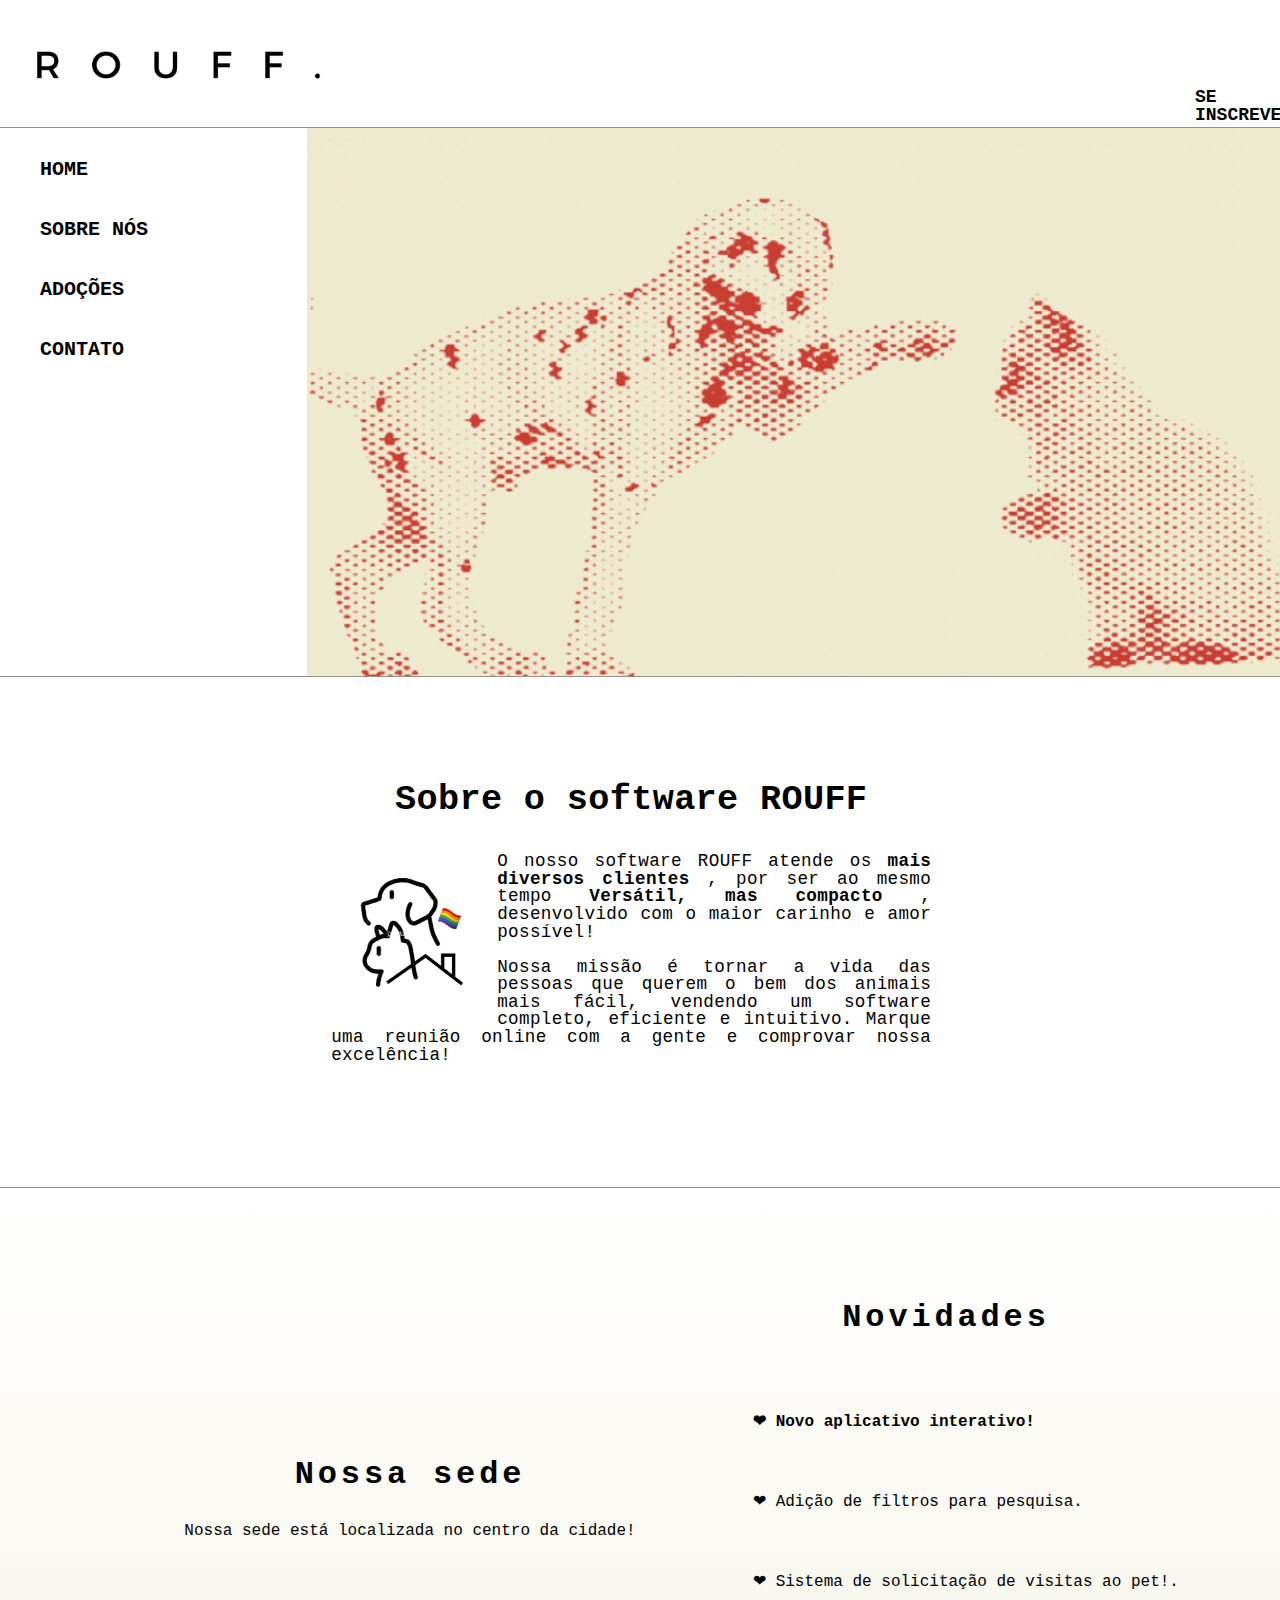
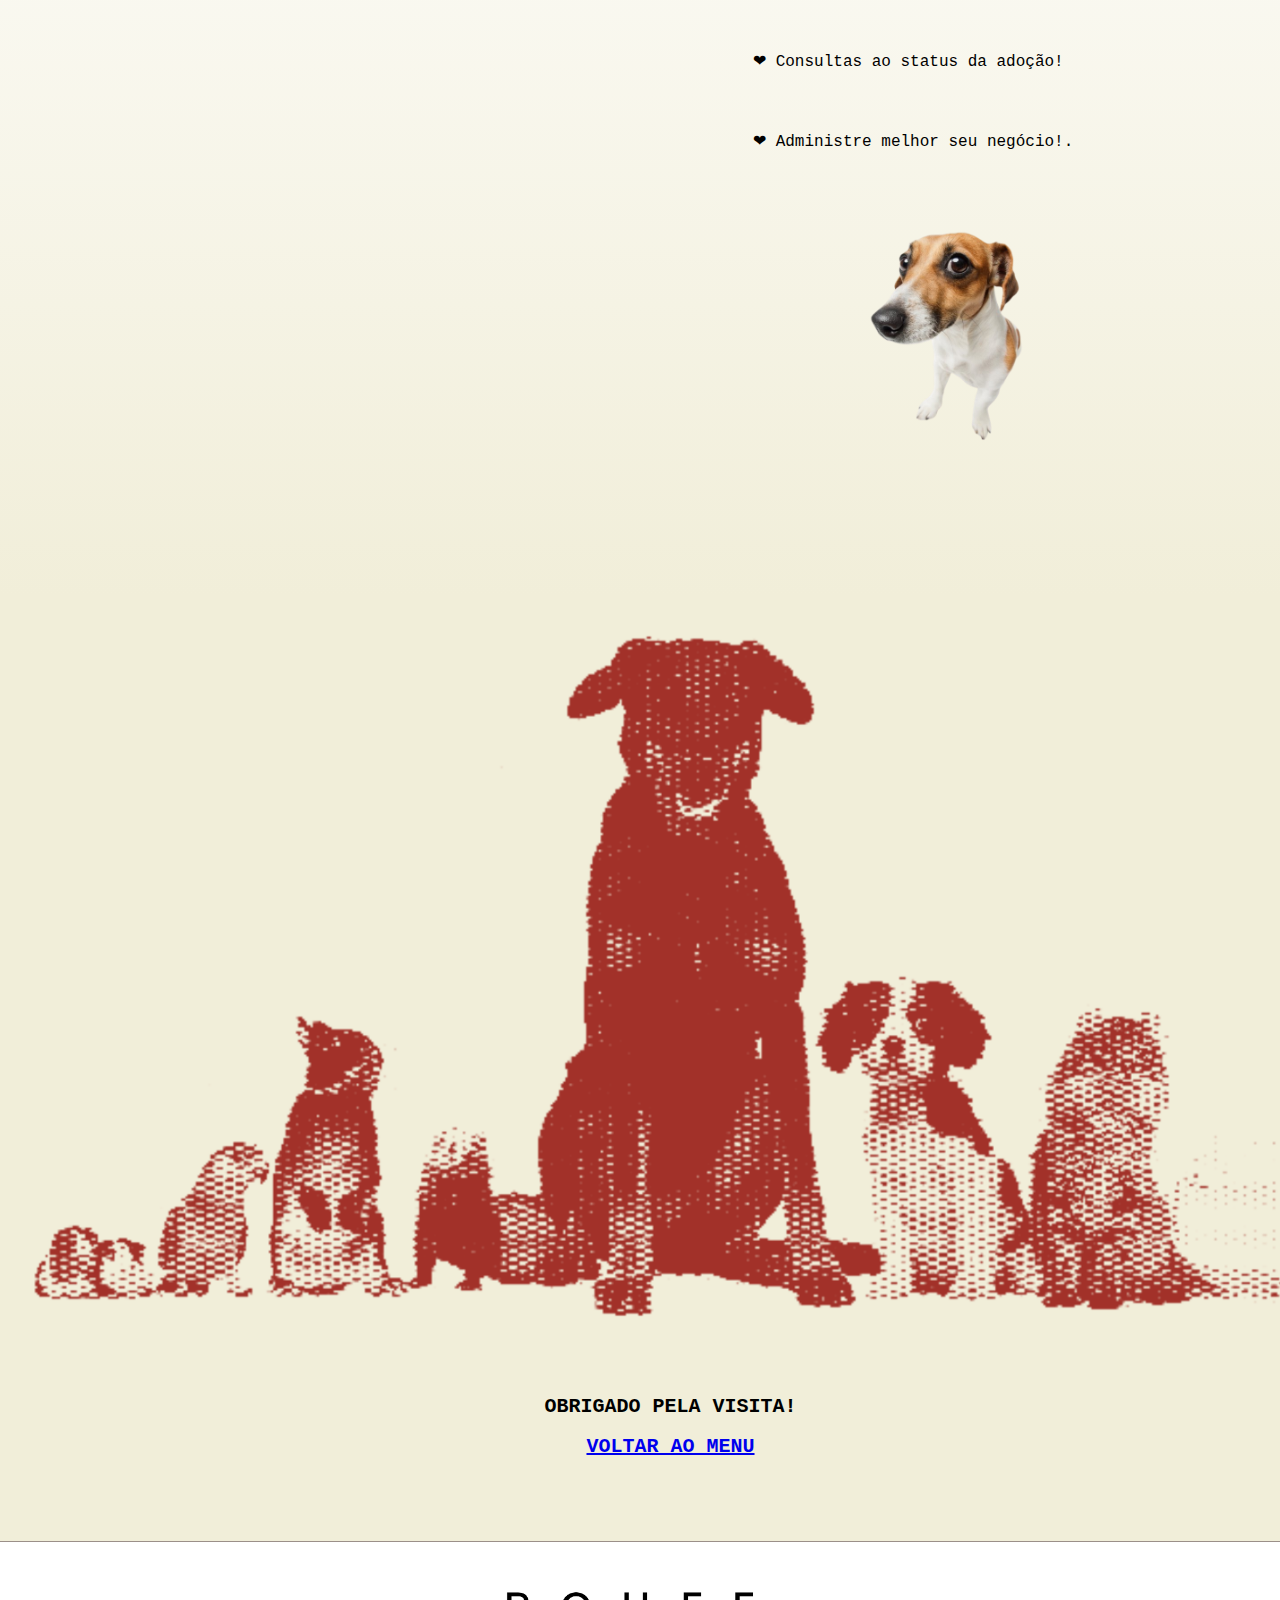
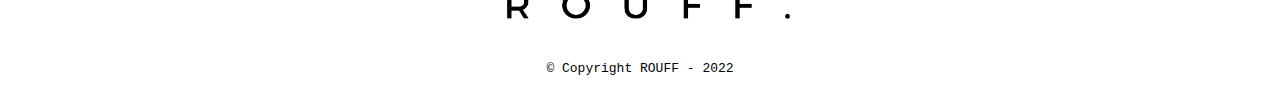
<file: index.html>
<!DOCTYPE html>
<html>

<head>
    <link href="stylee.css" rel="stylesheet" />
    <meta charset="UTF-8" />
    <title> ROUFF. </title>
</head>

<body>
    <header>
        <a id="top"></a>
        <div class="insc">
            <a href="sobconst.html">Se inscrever</a></li>
        </div>
        <div>
            <h1 id="navbar"><img src="roufflogo1.png" alt="logo"></h1>
            <div class="solid"></div>
            <nav>
                <ul>
                    <li><a href="index.html">Home</a></li>
                    <li><a href="sobrenos.html">Sobre Nós</a></li>
                    <li><a href="adocoes.html">Adoções</a></li>
                    <li><a href="contato2.html">contato</a></li>

                </ul>
            </nav>
            <img class="banner" src="banner-bapho.png">
            <div class="solid2"></div>
            <a id="sob"></a>
        </div>
    </header>

    <main>
        <section class="principal">
            <h2 class="titulo-principal3"> Sobre o software ROUFF</h2>
            <img class="soubre" src="roufflogo2.png">

            <p>O nosso software ROUFF atende os<strong> mais diversos clientes </strong>, por ser ao mesmo tempo
                <strong>Versátil, mas compacto </strong>, desenvolvido com o maior carinho e amor possível!
            </p>
            <p>
                <id="missao">Nossa missão é tornar a vida das pessoas que querem o bem dos animais mais fácil, vendendo
                    um software completo, eficiente e intuitivo. Marque uma reunião online com a gente e comprovar nossa
                    excelência!
            </p>

        </section>

        <div class="solid">

            <section class="map">

                <div class="mapa-conteudo">
                    <div>
                        <h3 class="titulo-principal">
                            Nossa sede
                        </h3>
                        <p class="centro">
                            Nossa sede está localizada no centro da cidade!
                        </p>
                        <iframe
                            src="https://www.google.com/maps/embed?pb=!1m18!1m12!1m3!1d3654.8663430221227!2d-46.560937285213065!3d-23.644957170569405!2m3!1f0!2f0!3f0!3m2!1i1024!2i768!4f13.1!3m3!1m2!1s0x94ce4328c992748f%3A0xcea3c3e698444297!2sSENAI%20S%C3%A3o%20Caetano%20do%20Sul!5e0!3m2!1sen!2sbr!4v1663737764522!5m2!1sen!2sbr"
                            width="500" height="350" style="border:0;" allowfullscreen="" loading="lazy"
                            referrerpolicy="no-referrer-when-downgrade"></iframe>
                    </div>

                    <div class="nov">
                        <section class="Novidades">
                            <h3 class="titulo-principal2">Novidades</h3>


                            <ul class="lista-novidades">
                                <li class="itens">❤ Novo aplicativo interativo! </li>
                                <li class="itens">❤ Adição de filtros para pesquisa.</li>
                                <li class="itens">❤ Sistema de solicitação de visitas ao pet!.</li>
                                <li class="itens">❤ Consultas ao status da adoção!</li>
                                <li class="itens">❤ Administre melhor seu negócio!.</li>
                            </ul><img class="img_novidades" src="ifolousfundo.png">
                        </section>
                    </div>

                </div>

            </section>
            <div class="final">

                <img class="img_dois" src="banner2.png">

                <div class="solid3"></div>

                <div class="top">
                    <div class="bloco">
                        <p> Obrigado pela visita!</p>
                        <a href="#top">Voltar ao menu</a>
                    </div>
                </div>

            </div>

            <div class="solid"></div>

    </main>

    <!--Rodpé-->
    <footer>
        <img src="roufflogo1sfundo.png" alt="ROUFF">
        <p class="copyright">&copy; Copyright ROUFF - 2022</p>
    </footer>
</body>

</html>
</file>
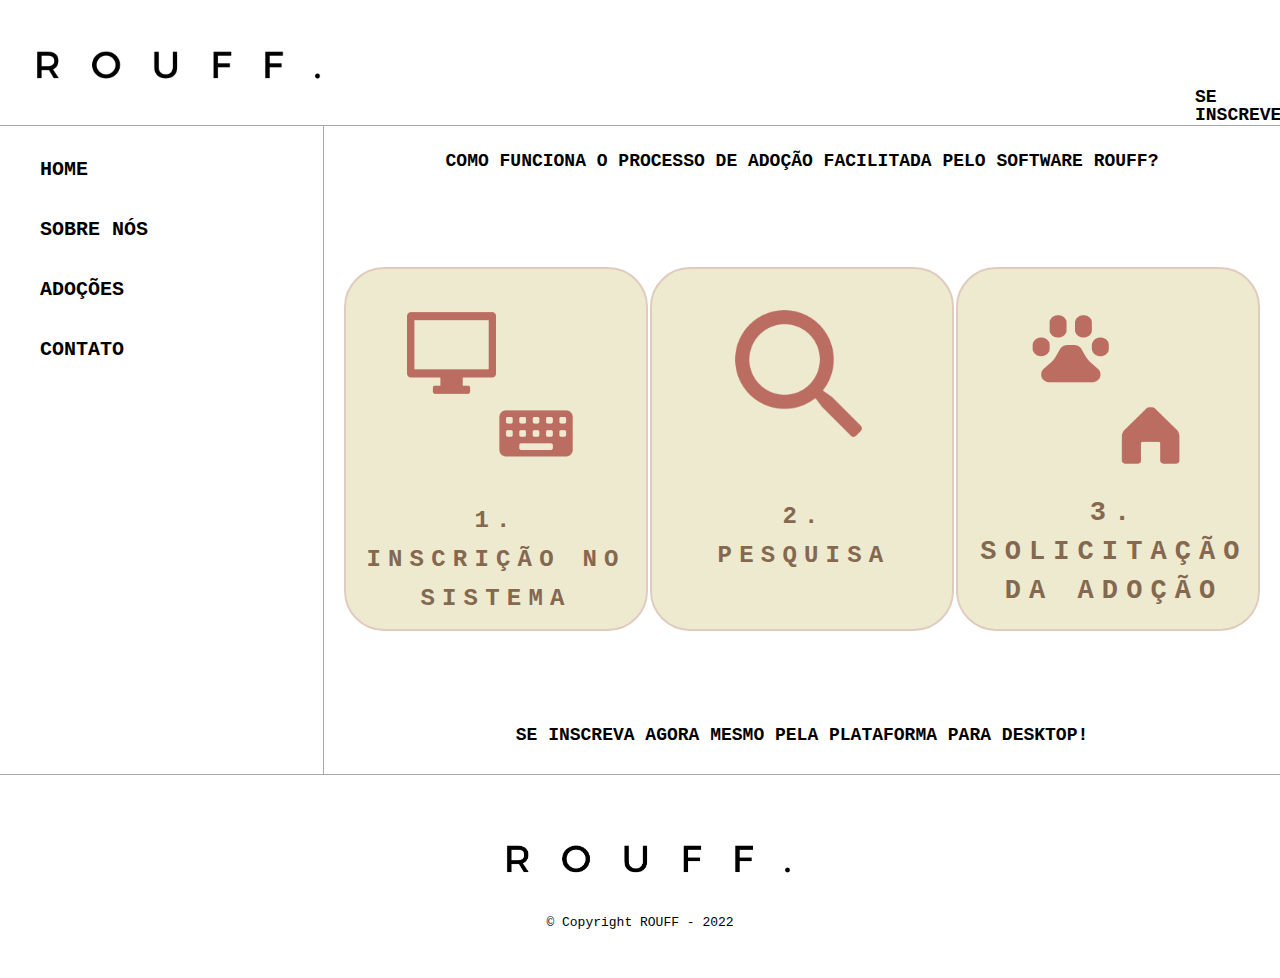
<file: adocoes.html>
<!DOCTYPE html>
<html>

<head>
    <link href="adocoescss.css" rel="stylesheet" />
    <meta charset="UTF-8" />
    <title> ADOÇÕES </title>
</head>

<body>
    <header>
        <a id="top"></a>
        <div class="insc">
            <a href="sobconst.html">Se inscrever</a></li>
        </div>
        <div>
            <h1 id="navbar"><img src="roufflogo1.png" alt="logo"></h1>
            <div class="solid"></div>
            <nav>
                <ul>
                    <li><a href="index.html">Home</a></li>
                    <li><a href="sobrenos.html">Sobre Nós</a></li>
                    <li><a href="adocoes.html">Adoções</a></li>
                    <li><a href="contato.html">contato</a></li>

                </ul>
            </nav>
            
            
            <div class="vl"></div>

            <div class = "adoc">
                <p>Como funciona o processo de adoção facilitada pelo software ROUFF?</p>
            <div class="blocks">
                <div class="block1">
                    <img src="bloco1.png" alt="1">
                    <p>1.<br> INSCRIÇÃO NO SISTEMA</p>
                </div>
                <div class="block2">
                    <img src="bloco2.png" alt="1">
                    <p>2.<br>PESQUISA </p>
                </div>
                <div class="block3">
                    <img src="bloco3.png" alt="1">
                    <p>3.<br>SOLICITAÇÃO DA ADOÇÃO</p>
                </div>
            </div>

                <div class = "saber">
                    <a href="sobconst.html">Se inscreva agora mesmo pela plataforma para desktop!</a>
                </div>

            </div>

            
            <div class="solid4"></div>
        </div>
    </header>
    
  <!--Rodpé-->
  <footer>
    <img src="roufflogo1sfundo.png" alt="ROUFF">
    <p class="copyright">&copy; Copyright ROUFF - 2022</p>
</footer>
</body>
</html>
</file>
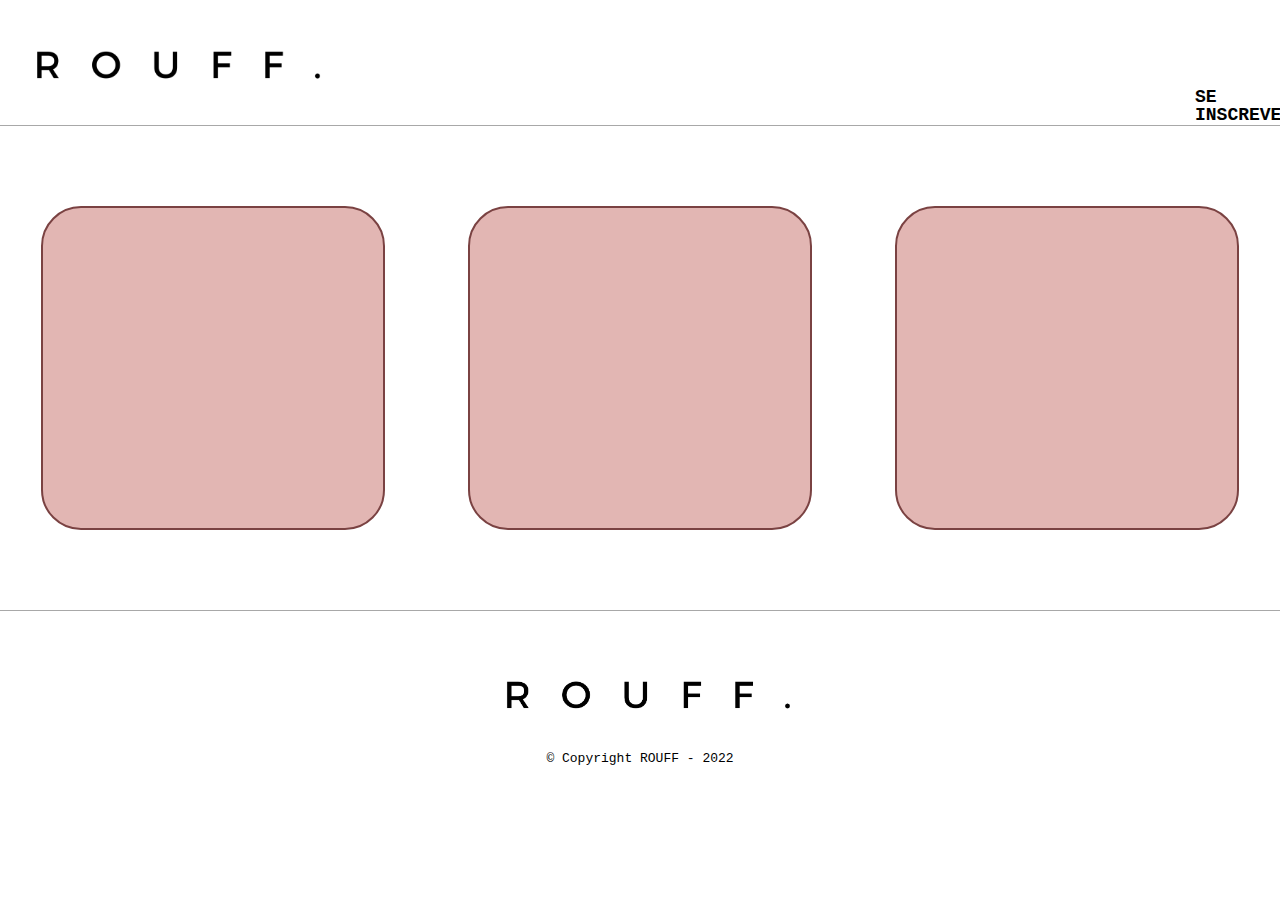
<file: blocks.html>
<!DOCTYPE html>
<html>

<head>
    <link href="style.css" rel="stylesheet" />
    <meta charset="UTF-8" />
    <title> Bloquinhos! </title>
</head>

<body>
    <header>
        <a id="top"></a>
        <div class="insc">
            <a href="inscricao.html">Se inscrever</a></li>
        </div>
        <div>
            <h1 id="navbar"><img src="roufflogo1.png" alt="logo"></h1>
            <div class="solid"></div>
           
            
            <div class = "blocao">
                <div class="bloquinho1" ></div>
                <div class="bloquinho2" ></div>
                <div class="bloquinho3" ></div>

            </div>


            <div class="solid4"></div>
        </div>
    </header>
  <!--Rodpé-->
  <footer>
    <img src="roufflogo1sfundo.png" alt="ROUFF">
    <p class="copyright">&copy; Copyright ROUFF - 2022</p>
</footer>
</body>
</file>
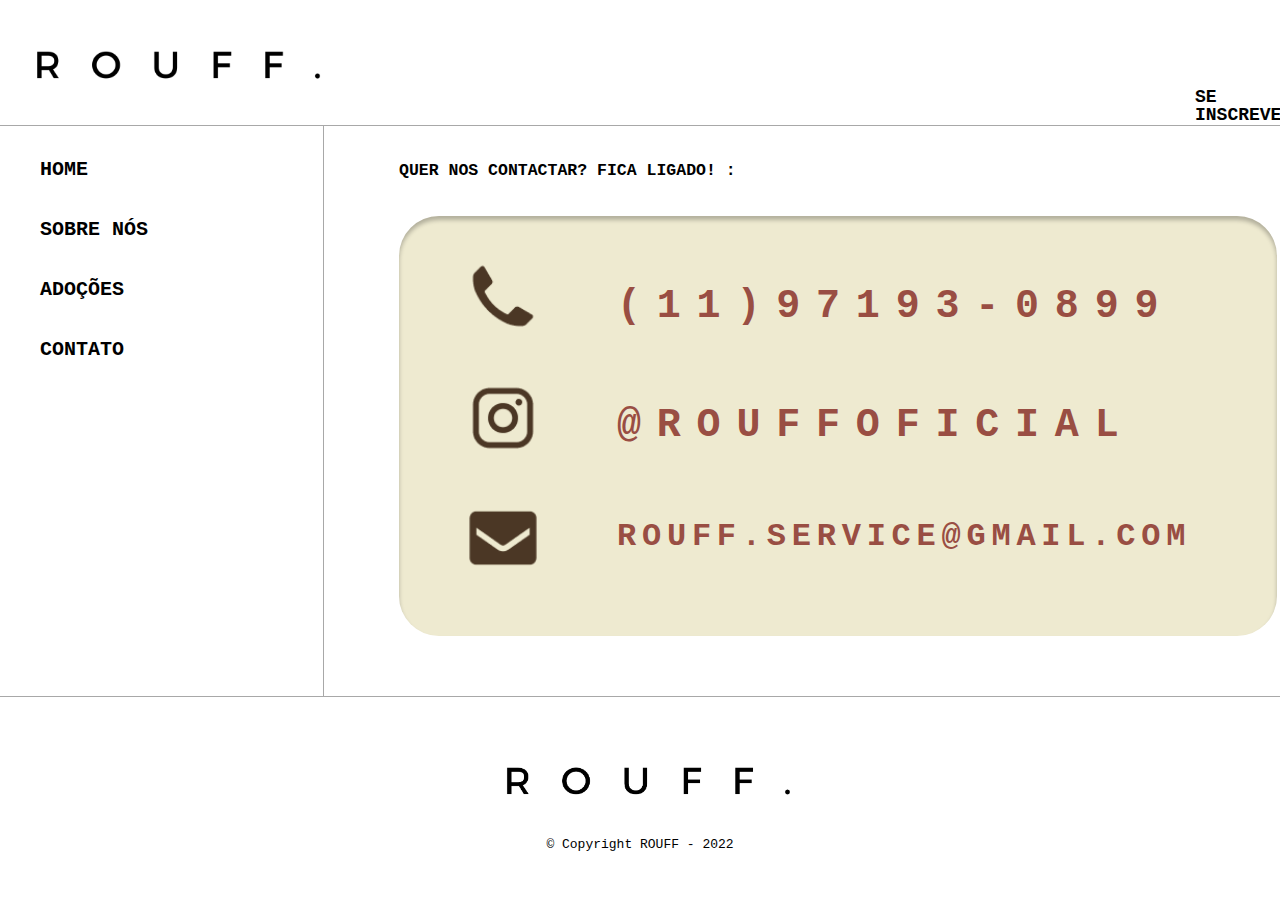
<file: contato.html>
<!DOCTYPE html>
<html>

<head>
    <link href="contatocss.css" rel="stylesheet" />
    <meta charset="UTF-8" />
    <title> CONTATO </title>
</head>

<body>
    <header>
        <a id="top"></a>
        <div class="insc">
            <a href="sobconst.html">Se inscrever</a></li>
        </div>
        <div>
            <h1 id="navbar"><img src="roufflogo1.png" alt="logo"></h1>
            <div class="solid"></div>
            <nav>
                <ul>
                    <li><a href="index.html">Home</a></li>
                    <li><a href="sobrenos.html">Sobre Nós</a></li>
                    <li><a href="adocoes.html">Adoções</a></li>
                    <li><a href="contato.html">contato</a></li>

                </ul>
            </nav>
            
            
            <div class="vl"></div>

            <div class="ctt">
                <p class="head">Quer nos contactar? Fica ligado! :</p>
                <!---<p><a href="https://mail.google.com/mail/?view=cm&fs=1&to=petillead@gmail.com">Open the email client</a></p>--->

                <div class = "blococtt">
                    <img class="icon1" src="call.png">
                    <img class="icon2" src="instagram (1).png">
                    <img class="icon3" src="email.png">
                    <p class="tel">(11)97193-0899</p>
                    <p class="insta">@ROUFFOFICIAL</p>
                    <p class="emaile">ROUFF.SERVICE@GMAIL.COM</p>
                </div>

            </div>

            
            <div class="solid4"></div>
        </div>
    </header>
  <!--Rodpé-->
  <footer>
    <img src="roufflogo1sfundo.png" alt="ROUFF">
    <p class="copyright">&copy; Copyright ROUFF - 2022</p>
</footer>
</body>
</file>
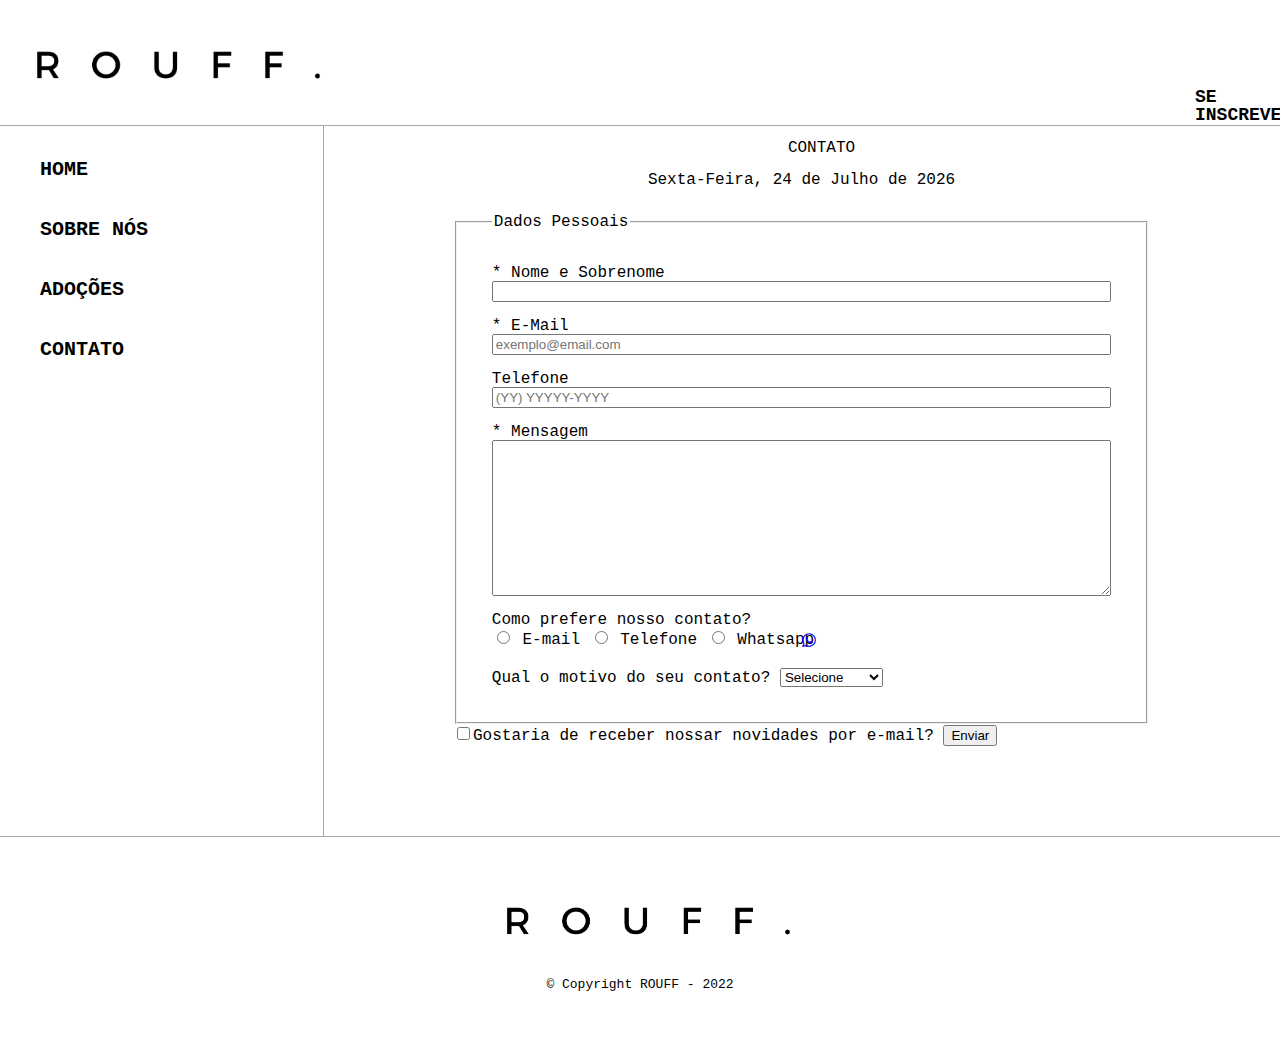
<file: contato2.html>
<!DOCTYPE html>
<html>

<head>
    <link href="contato2.css" rel="stylesheet" />
    <meta charset="UTF-8" />
    <title> CONTATO </title>
    <script>
        alert("Preencha com informações sobre seu contato para o contactarmos")
        data = new Date;
        dia = new Array("Domingo", "Segunda-Feira", "Terça-Feira", "Quarta-Feira", "Quinta-Feira", "Sexta-Feira", "Sábado");
        mes = new Array("Janeiro", "Fevereiro", "Março", "Abril", "Maio", "Junho", "Julho", "Agosto", "Setembro", "Outubro", "Novembro", "Dezembro");
    </script>
</head>

<body>
    <header>
        <a id="top"></a>
        <div class="insc">
            <a href="sobconst.html">Se inscrever</a></li>
        </div>
        <div>
            <h1 id="navbar"><img src="roufflogo1.png" alt="logo"></h1>
            <div class="solid"></div>
            <nav>
                <ul>
                    <li><a href="index.html">Home</a></li>
                    <li><a href="sobrenos.html">Sobre Nós</a></li>
                    <li><a href="adocoes.html">Adoções</a></li>
                    <li><a href="contato.html">contato</a></li>

                </ul>
            </nav>


            <div class="vl"></div>

            
            <div class="mainn" style="text-align: center; height: 20px; ">
                <ul class="ctt-titulo"">
                    <li class="ctt-item">CONTATO</li>
                </ul>
                <p style="text-align: center; margin-right: 0px ;">
                    <script type="text/javascript">
                        alert(dia[data.getDay()]);

                        document.write(dia[data.getDay()] + ", " + data.getDate() + " de " +
                            mes[data.getMonth()] + " de " + data.getFullYear())
                    </script>
                </p>
            </div>


            <div class="ctt">
                <!---Formulário-->
            

                <form name="frmctt" method="get" action="mailto:diegopetillead@gmail.com" target="_blank">
                    <fieldset>
                        <legend>Dados Pessoais</legend>
                        <label for="nomesobrenome">* Nome e Sobrenome</label>
                        <input type="text" id="nomesobrenome" name="" class="input-padrao" required>
                        <!--Required diz que é obrigatório-->

                        <br>

                        <label for="email">* E-Mail</label>
                        <input type="email" id="email" name="" class="input-padrao" required
                            placeholder="exemplo@email.com">

                        <br>

                        <label for="telefone"> Telefone</label>
                        <input type="tel" id="telefone" name="" class="input-padrao" placeholder="(YY) YYYYY-YYYY">

                        <br>

                        <label for="mensagem">* Mensagem</label>
                        <textarea cols="70" rows="10" id="mensagem" class="input-padrao"></textarea>

                        <!--Bolinhas para selecionar-->
                        <br>
                        <label for="contato">Como prefere nosso contato?
                            <br>
                            <input type="radio" value="radio-mail" name="Contato"> E-mail
                            <input type="radio" value="radio-telefone" name="Contato"> Telefone
                            <input type="radio" value="radio-whatsapp" name="Contato"> Whatsapp
                        </label>

                        <div class = "bootstrap">
                            <link rel="stylesheet" href="https://maxcdn.bootstrapcdn.com/font-awesome/4.5.0/css/font-awesome.min.css">
                            <a class="whatsapp-link" href="https://wa.me/5511941151508" target="_blank"><i class="fa fa-whatsapp"></i></a>
                        </div>

                        <!--Lista para selecionar-->
                        <br>
                        <label for="horario">Qual o motivo do seu contato?
                            <select>
                                <option>Selecione</option>
                                <option>Dúvida</option>
                                <option>Sugestões</option>
                                <option>Elogios</option>
                                <option>Reclamações</option>
                            </select>
                            <br>
                    </fieldset>


                    <label class="check" ><input type="checkbox" class="check">Gostaria de receber nossar novidades por
                        e-mail?</label>
                    <button type="button"> Enviar </button>
            </div>
            </form>

        </div>


        <div class="solid4"></div>
        </div>
    </header>
    <!--Rodpé-->
    <footer>
        <img src="roufflogo1sfundo.png" alt="ROUFF">
        <p class="copyright">&copy; Copyright ROUFF - 2022</p>
    </footer>
</body>
</file>
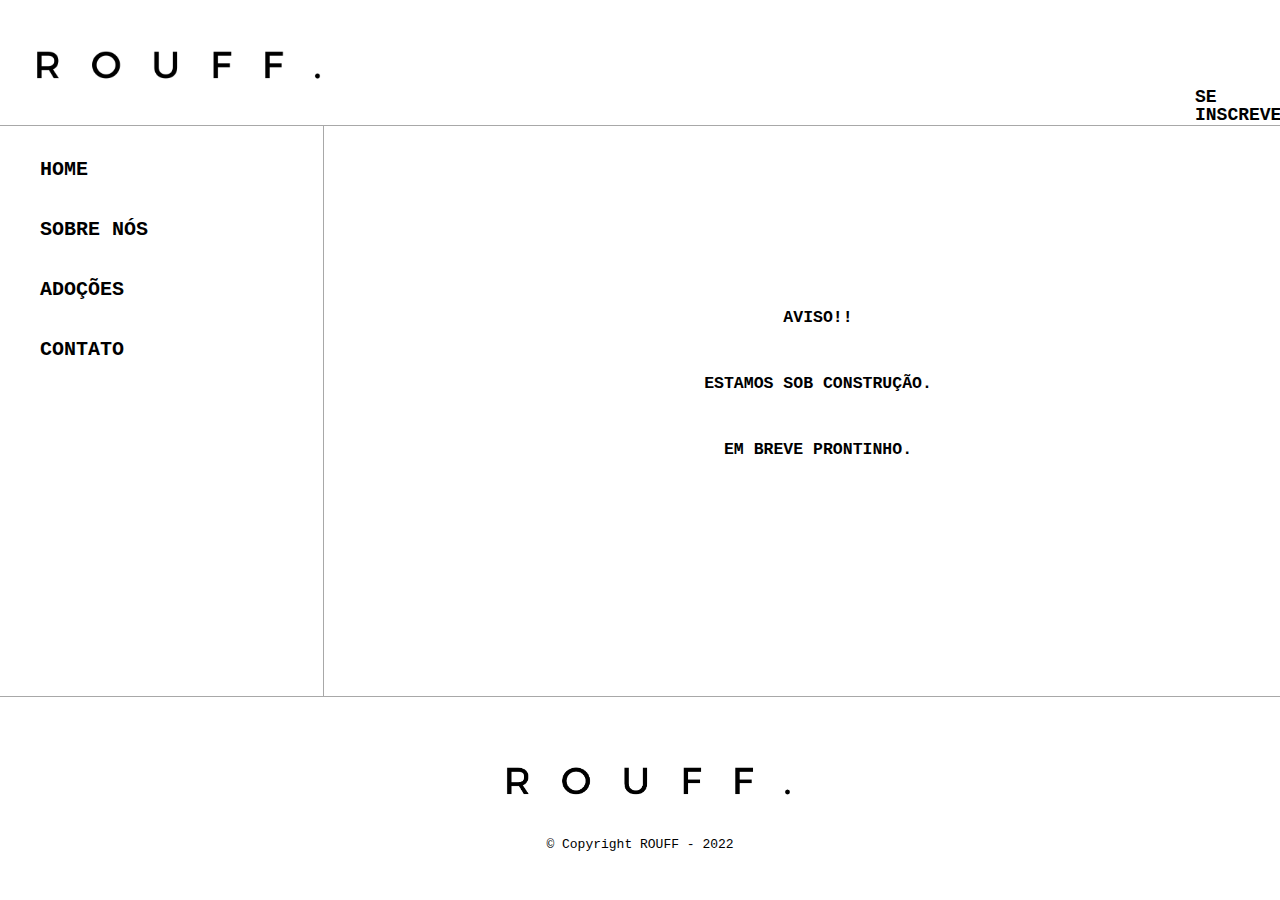
<file: sobconst.html>
<!DOCTYPE html>
<html>

<head>
    <link href="sobconstcss.css" rel="stylesheet" />
    <meta charset="UTF-8" />
    <title> OOPS! </title>
</head>

<body>
    <header>
        <a id="top"></a>
        <div class="insc">
            <a href="inscricao.html">Se inscrever</a></li>
        </div>
        <div>
            <h1 id="navbar"><img src="roufflogo1.png" alt="logo"></h1>
            <div class="solid"></div>
            <nav>
                <ul>
                    <li><a href="index.html">Home</a></li>
                    <li><a href="sobrenos.html">Sobre Nós</a></li>
                    <li><a href="adocoes.html">Adoções</a></li>
                    <li><a href="contato.html">contato</a></li>

                </ul>
            </nav>
            
            
            <div class="vl"></div>

            <div class = "aviso">
                <p>Aviso!!</p>
                <p>ESTAMOS SOB CONSTRUÇÃO.</p>
                <p>Em breve prontinho.</p>

            </div>

            
            <div class="solid4"></div>
        </div>
    </header>
  <!--Rodpé-->
  <footer>
    <img src="roufflogo1sfundo.png" alt="ROUFF">
    <p class="copyright">&copy; Copyright ROUFF - 2022</p>
</footer>
</body>
</file>
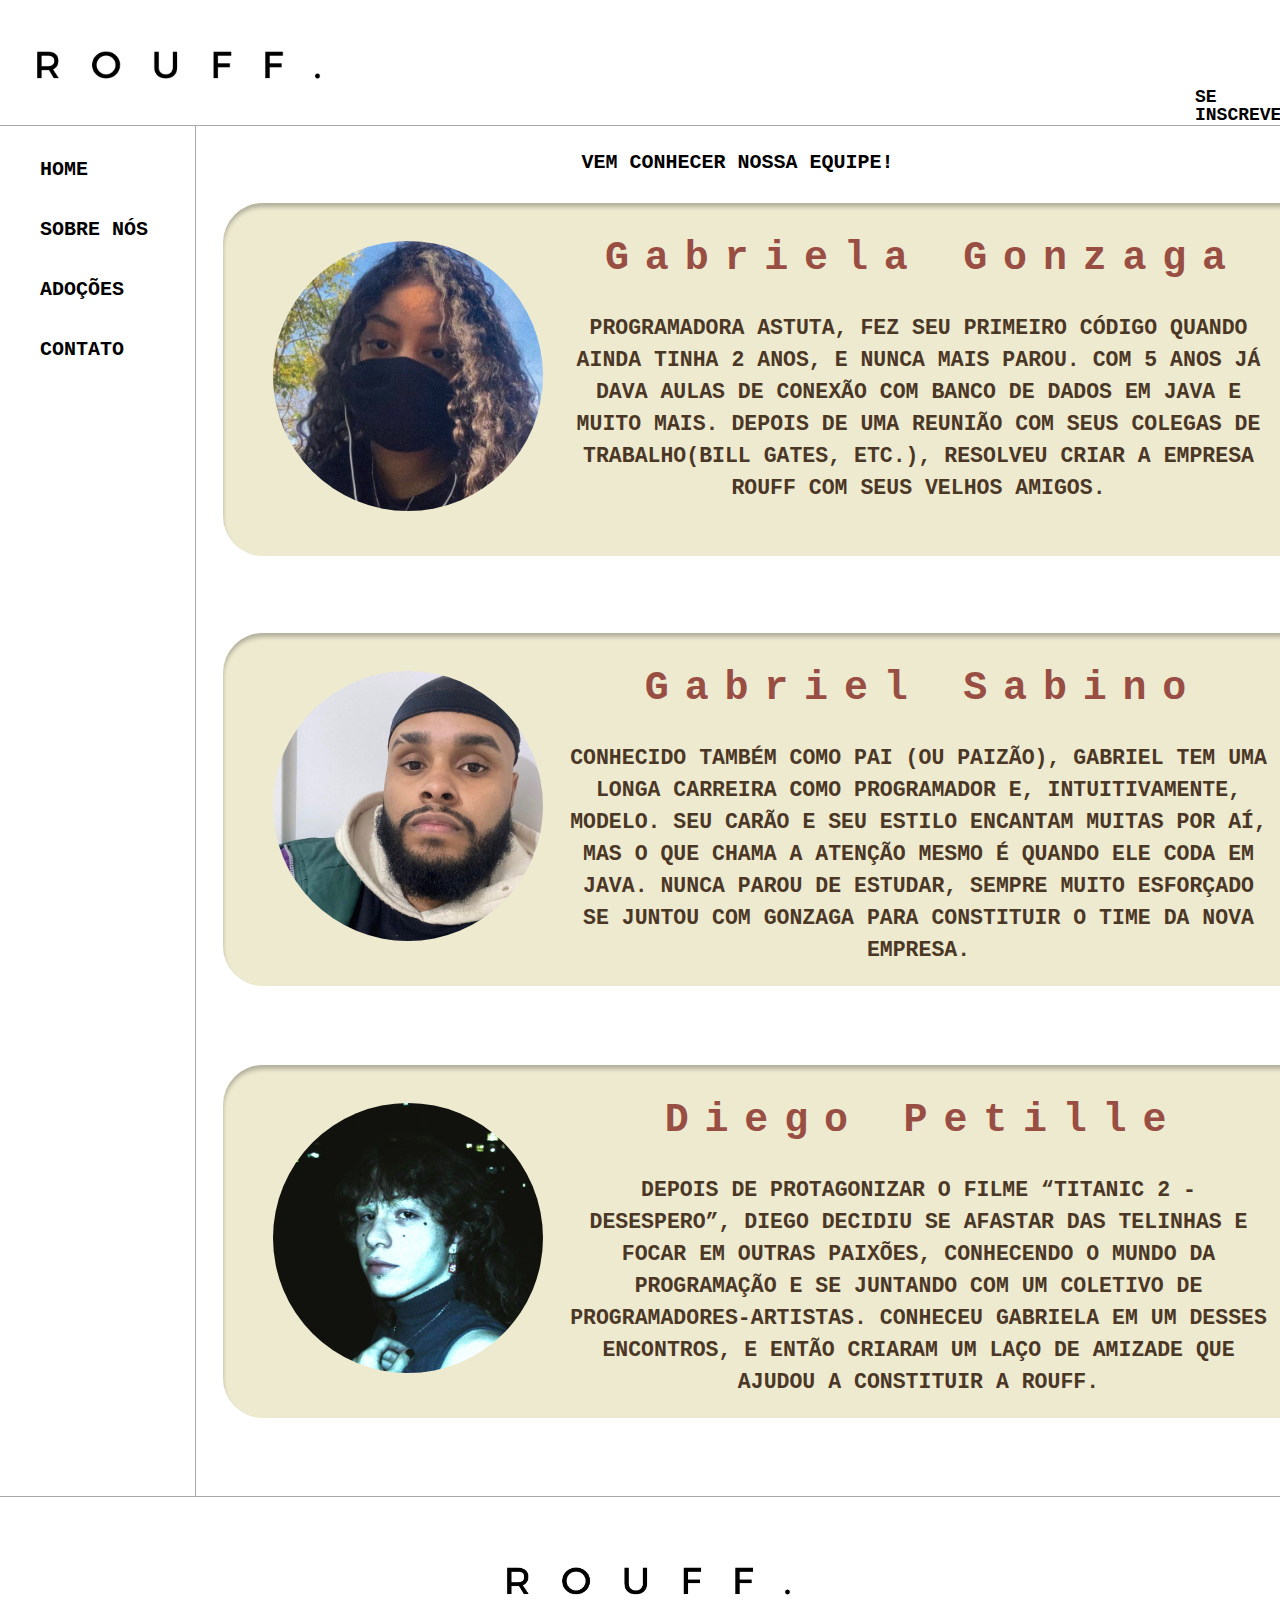
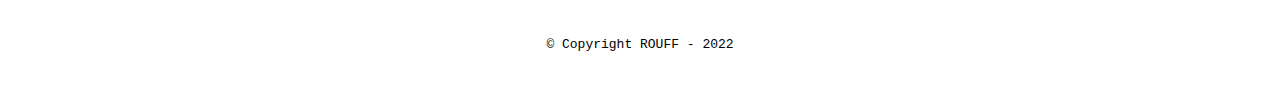
<file: sobrenos.html>
<!DOCTYPE html>
<html>

<head>
    <link href="sobrenoscss.css" rel="stylesheet" />
    <meta charset="UTF-8" />
    <title> SOBRE NÓS </title>
</head>

<body>
    <header>
        <a id="top"></a>
        <div class="insc">
            <a href="sobconst.html">Se inscrever</a></li>
        </div>
        <div>
            <h1 id="navbar"><img src="roufflogo1.png" alt="logo"></h1>
            <div class="solid"></div>
            <nav>
                <ul>
                    <li><a href="index.html">Home</a></li>
                    <li><a href="sobrenos.html">Sobre Nós</a></li>
                    <li><a href="adocoes.html">Adoções</a></li>
                    <li><a href="contato.html">contato</a></li>

                </ul>
            </nav>
            
            
            <div class="vl"></div>

            <div class = "equipe">
                <p>Vem conhecer nossa equipe!</p>

                <!---<img class="time" src="Frame 8.png">--->
                <div class="frame8">
                    
                    <div class="frame5">
                        <img class="icones" src="gabi.jpeg">
                        <h1>Gabriela Gonzaga</h1>
                        <p>Programadora astuta, fez seu primeiro código quando ainda tinha 2 anos, e nunca mais parou. Com 5 anos já dava aulas de conexão com banco de dados em java e muito mais. Depois de uma reunião com seus colegas de trabalho(Bill Gates, etc.), resolveu criar a empresa ROUFF com seus velhos amigos.</p>
                    </div>
                    <div class="frame6">
                        <img class="icones" src="gabriel.jpeg">
                        <h1>Gabriel Sabino</h1>
                        <p>Conhecido também como Pai (ou Paizão), Gabriel tem uma longa carreira como programador e, intuitivamente, modelo. Seu carão e seu estilo encantam muitas por aí, mas o que chama a atenção mesmo é quando ele coda em Java. Nunca parou de estudar, sempre muito esforçado se juntou com Gonzaga para constituir o time da nova empresa.</p>
                    </div>
                    <div class="frame7">
                        <img class="icones" src="eu.jpeg">
                        <h1>Diego Petille</h1>
                        <p>Depois de protagonizar o filme “Titanic 2 - Desespero”, Diego decidiu se afastar das telinhas e focar em outras paixões, conhecendo o mundo da programação e se juntando com um coletivo de programadores-artistas. Conheceu gabriela em um desses encontros, e então criaram um laço de amizade que ajudou a constituir a ROUFF.</p>
                    </div>

                </div>
                

            </div>

            
            <div class="solid4"></div>
        </div>
    </header>
  <!--Rodpé-->
  <footer>
    <img src="roufflogo1sfundo.png" alt="ROUFF">
    <p class="copyright">&copy; Copyright ROUFF - 2022</p>
</footer>
</body>
</file>
<file: stylee.css>
/*corpo da pagina*/
body {
    margin: 0;
    padding: 0;
    border: 0;
    line-height: 1;
    font-family: 'Montserrat-Regular.otf', monospace, "Arial";
}

/*sessão header da pg*/
header {
    background-color: rgb(255, 255, 255);
    padding: 20px 0 0em 0;
}

/*sessão nav (navegação) da pg*/
nav {
    position: absolute;
    top: 120px;
    left: 0px;

}

nav li {
    /*menus*/
    margin-block: 40px;

}

nav a {
    text-transform: uppercase;
    color: rgb(0, 0, 0);
    font-weight: bold;
    font-size: 20px;
    text-decoration: none;
}

nav a:hover {
    color: rgb(172, 87, 87);
    text-decoration: underline;
}

/*lista da pagina*/
ul {
    list-style: none;
}

div.insc {
    margin-left: 1195px;
    margin-bottom: px;
    position: absolute;
    top: 88px;

}

div.insc a {
    text-transform: uppercase;
    color: rgb(0, 0, 0);
    font-weight: bold;
    font-size: 18px;
    text-decoration: none;
}

div.insc a:hover {
    color: rgb(172, 87, 87);
    text-decoration: underline;
}

/*logotipo*/
.logo_caixa {
    width: 940px;
    position: relative;
    margin: auto;
}

.logo {
    width: 100%;
}

img {
    width: 340px;
    left: 90px;
    margin-top: -10px;
}

/*Banner*/
.banner {
    width: 76%;
    height: 100%;
    margin-left: 24%;
    margin-top: 0.5px;

}

/*Estilização do Sobre*/

.titulo-principal {
    text-align: center;
    font-size: 2em;/*dobro da fonte padrão*/
    margin: 0 0 1em;
    clear: left;
    letter-spacing: 0.12em;

}

.titulo-principal3 {
    text-align: center;
    font-size: 2em;/*dobro da fonte padrão*/
    margin: 0 0 1em;
    clear: left;

}

.centro {
    text-align: center;
    margin: 0 0 1em;
    clear: left;
}

.principal {
    width: 600px;
    margin: 0 auto;
    padding: 6em 18.5em 6em 17.5em;
    /*background: #EEEAD0;*/
    text-align: justify;
    letter-spacing: 0.02em;
    font-size: 1.1em;
}

.principal strong {
    font-weight: bold;
}

.principal em {
    font-style: italic;
}

img.soubre {
    width: 26%;
    height: 100%;
}

.soubre {
    width: 90px;
    float: left;
    margin: 0 10px 10px 0;

}

/*Estilização do logotipo*/
.logo_caixa {
    width: 940px;
    position: relative;
    margin: auto;
}

/*Estilização do mapa*/
.map {
    padding: 3em 4em 0em 4em;
    margin: 0 auto;
    background-image: linear-gradient(rgb(255, 255, 255), #f1eed9);

}

.container {
    display: flex;
}

.mapa-conteudo {
    text-align: center;
    margin: 2em 0em 0em 0em;
    padding: 0 0 5em 6em;
    clear: left;
    display: flex;
    justify-content: center;
    align-items: center;
}



.map p {
    margin: 0 0 2em;
    text-align: center;
}

/* divisórias */
div.solid {
    border-top: 1px solid rgb(155, 144, 137);
    margin-top: -0.5px;
}

div.solid2 {
    border-top: 1px solid rgb(155, 144, 137);
    margin-top: -3.5px;

}

div.solid3 {
    border-top: 1px solid #f1eed9;
    margin-top: -2.5px;
}

div.solid4 {
    border-top: 1px solid rgb(155, 144, 137);
    padding-top: 40px;
}
/*fimm*/


/*área beneficios e video*/
.Novidades {
    padding: 1em 0 0em 0em;
    margin: 10.5em -1em 0 0em;


}

.titulo-principal2 {
    text-align: center;
    font-size: 2em;
    /*dobro da fonte padrão*/
    clear: left;
    margin-top: -4.7em;
    letter-spacing: 0.12em;

}

.conteudo-novidades {
    width: 630px;
}

.lista-novidades {
    width: 2 00px;
    display: inline-block;
    vertical-align: top;
    text-align: left;
}

.img_novidades {
    width: 30%;
    opacity: 1;
    transition: 400ms;
    margin-bottom: 10%;

}

.img_novidades:hover {
    opacity: 0.7;
}

.itens {
    line-height: 5;
}

.itens.before {
    content: "❤"
}

.itens:first-child {
    font-weight: bold;
}

.Video {
    width: 560px;
    margin: 2em auto;
}

nav a:hover {
    color: rgb(172, 87, 87);
    text-decoration: underline;
}

footer {
    text-align: center;
    background: rgb(255, 255, 255);
    padding: 40px 0;
}

.final {
    padding: 0em 0 0em 0;
}

/*Banner2*/
.img_dois {
    padding: 0 0 --1em 0;
    width: 100%;
    height: 100%;
    margin-left: 0%;
    margin-top: 0px;
}

/*botão back to top*/
.top {
    background-color: #f1eed9;
    text-transform: uppercase;
    height: 144px;
    text-align: center;
    padding: 2em 0 2em 0;
    color: rgb(0, 0, 0);
    font-weight: bold;
    font-size: 20px;
    margin: -2px 0 0 0;

}

.top a:hover {
    color: rgb(172, 87, 87);
    text-decoration: underline;
}

.vl {
    border-left: 1px solid rgb(168, 168, 168);
    height: 500px;
}

.bloco {
    border-radius: 56px;
    position: relative;
    padding: 20px 0 0 0;
    width: 401px;
    height: 123px;
    left: 470px;
    top: -23p;
    /*background: #ffffff;*/
    /*background-image: linear-gradient(#f1eed9, rgb(255, 255, 255));*/
    /*box-shadow: inset 0px 4px 4px rgb(0 0 0 / 25%);*/
    border-radius: 40px;
}

/*=======================================================*/
/*banner*/


/*Copyright*/
.copyright {
    color: rgb(0, 0, 0);
    font-size: 13px;
    margin: 20px 0 0;
}
</file>
<file: adocoescss.css>
/*corpo da pagina*/
body{
    margin: 0;
    padding: 0;
    border: 0;
    line-height: 1;
    font-family: 'Montserrat-Regular.otf', monospace,"Arial";
}
/*sessão header da pg*/
header{
    background-color: rgb(255, 255, 255);
    padding: 20px 0;
}
/*sessão nav (navegação) da pg*/
nav{
    position: absolute;
    top: 120px;
    left: 0px;
    
}
nav li {
    /*menus*/
    margin-block: 40px;
    
}
nav a{
    text-transform: uppercase;
    color: rgb(0, 0, 0);
    font-weight: bold;
    font-size: 20px;
    text-decoration: none;
}
nav a:hover{
    color: rgb(172, 87, 87);
    text-decoration: underline;
}
/*lista da pagina*/
ul{
    list-style: none;
}
/*logotipo*/
.logo_caixa{
    width: 940px;
    position: relative;
    margin: auto;
}
.logo{
    width: 100%;
}
img{
    width: 340px;
    left: 90px;
    margin-top: -10px;
}
/*Banner*/
.banner{
    width: 76%;
    height: 100%;
    margin-left: 24%;
    margin-top: 0.5px;
    
    
}

/*Estilização do logotipo*/
.logo_caixa{
    width: 940px;
    position: relative;
    margin: auto;
}

/* Solid border */
div.solid {
    border-top: 1px solid rgb(168, 168, 168);
    margin-top: -2.5px;
  }

div.solid2{
    border-top: 1px solid rgb(168, 168, 168);
    margin-top: -3.5px;
    
}  

div.solid3 {
    border-top: 1px solid #f1eed9;
    margin-top: -2.5px;
  }

div.solid4{
    border-top: 1px solid rgb(168, 168, 168);
    
}   



div.insc{
    margin-left: 1195px;
    margin-bottom: px;
    position: absolute;
    top: 88px;
    
}

div.insc a{
    text-transform: uppercase;
    color: rgb(0, 0, 0);
    font-weight: bold;
    font-size: 18px;
    text-decoration: none;
}

div.insc a:hover{
    color: rgb(172, 87, 87);
    text-decoration: underline;
}

/*Copyright*/
.copyright{
    color:rgb(0, 0, 0);
    font-size: 13px;
    margin: 20px 0 0;
}

footer{
    text-align: center;
    background: rgb(255, 255, 255);
    padding: 40px 0;
}

.vl {
    margin-left: 20.2em;
    border-left: 1px solid rgb(168, 168, 168);
    height: 648px;
  }

  .adoc{
    position: absolute;
    /* width: 22.5%; */
    right: 0px;
    left: 324px;
    bottom: -78px;
    top: 124px;
    padding: 10px;
    overflow-x: hidden;
    overflow-y: hidden;
}

.adoc p{
    text-align: center;
    text-transform: uppercase;
    color: rgb(0, 0, 0);
    font-weight: bold;
    font-size: 18px;
    text-decoration: none;
}



.blocks{
    padding: 79px 0px 79px 0px;
    margin: 10px 10px 10px 10px;
    display: flex;
    justify-content: space-between;
    align-items: center;
    
}

.block1{
    padding: 0px 0px 0px 0px;
    width: 300px;
    height: 360px;
    background-color: #EEEAD0;
    border-radius: 40px;
    border: #e0ccbe 2.2px solid;
}

.block1 img{
    height: 169px;
    width: 169px;
    padding: 2.8em 0em 0em 3.8em;
}
.block1 p{
width: 300px;
height: 126px;
left: -123px;
top: 222px;

font-family: 'Montserrat-Regular.otf', monospace,"Arial";
font-style: normal;
font-weight: 600;
font-size: 24px;
line-height: 39px;
letter-spacing: 0.30em;

color: #84684F;
}

.block1:hover{
    transform: scale(1.1);
    transition: 0.2s;
}

.block2{
    padding: 0px 0px 0px 0px;
    width: 300px;
    height: 360px;
    background-color: #EEEAD0;
    border-radius: 40px;
    border: #e0ccbe 2.2px solid;
}

.block2 img{
    height: 169px;
    width: 169px;
    padding: 1.9em 0em 0em 3.9em;
}
.block2 p{
width: 300px;
height: 86px;
left: -114px;
top: 222px;

font-family: 'Montserrat-Regular.otf', monospace,"Arial";
font-style: normal;
font-weight: 600;
font-size: 24px;
line-height: 39px;
letter-spacing: 0.30em;

color: #84684F;

margin: 35px 2px 5px 2px;
}

.block2:hover{
    transform: scale(1.1);
    transition: 0.2s;
}

.block3{
    padding: 0px 0px 0px 0px;
    width: 300px;
    height: 360px;
    background-color: #EEEAD0;
    border-radius: 40px;
    border: #e0ccbe 2.2px solid;
}

.block3 img{
    height: 169px;
    width: 169px;
    padding: 2.8em 0em 0em 3.9em;
}
.block3 p{
width: 300px;
height: 126px;
left: -123px;
right: 0px;
top: 222px;

font-family: 'Montserrat-Regular.otf', monospace,"Arial";
font-style: normal;
font-weight: 600;
font-size: 27px;
line-height: 39px;
letter-spacing: 0.30em;

color: #84684F;

margin: 17px 2px 2px 6px;
}

.block3:hover{
    transform: scale(1.1);
    transition: 0.2s;
}


.saber{
    text-align: center;
    margin: 1em 0 1em 0;

}

.saber a{
    text-transform: uppercase;
    color: rgb(0, 0, 0);
    font-weight: bold;
    font-size: 18px;
    text-decoration: none;
}

.saber a:hover{
    color:rgb(172, 87, 87);
    text-decoration: underline;
}
</file>
<file: style.css>
/*corpo da pagina*/
body{
    margin: 0;
    padding: 0;
    border: 0;
    line-height: 1;
    font-family: 'Montserrat-Regular.otf', monospace,"Arial";
}
/*sessão header da pg*/
header{
    background-color: rgb(255, 255, 255);
    padding: 20px 0;
}
/*sessão nav (navegação) da pg*/
nav{
    position: absolute;
    top: 120px;
    left: 0px;
    
}
nav li {
    /*menus*/
    margin-block: 40px;
    
}
nav a{
    text-transform: uppercase;
    color: rgb(0, 0, 0);
    font-weight: bold;
    font-size: 20px;
    text-decoration: none;
}
nav a:hover{
    color: rgb(172, 87, 87);
    text-decoration: underline;
}
/*lista da pagina*/
ul{
    list-style: none;
}
/*logotipo*/
.logo_caixa{
    width: 940px;
    position: relative;
    margin: auto;
}
.logo{
    width: 100%;
}
img{
    width: 340px;
    left: 90px;
    margin-top: -10px;
}
/*Banner*/
.banner{
    width: 76%;
    height: 100%;
    margin-left: 24%;
    margin-top: 0.5px;
    
    
}

/*Estilização do logotipo*/
.logo_caixa{
    width: 940px;
    position: relative;
    margin: auto;
}

/* Solid border */
div.solid {
    border-top: 1px solid rgb(168, 168, 168);
    margin-top: -2.5px;
  }

div.solid2{
    border-top: 1px solid rgb(168, 168, 168);
    margin-top: -3.5px;
    
}  

div.solid3 {
    border-top: 1px solid #f1eed9;
    margin-top: -2.5px;
  }

div.solid4{
    border-top: 1px solid rgb(168, 168, 168);
    
}   



div.insc{
    margin-left: 1195px;
    margin-bottom: px;
    position: absolute;
    top: 88px;
    
}

div.insc a{
    text-transform: uppercase;
    color: rgb(0, 0, 0);
    font-weight: bold;
    font-size: 18px;
    text-decoration: none;
}

div.insc a:hover{
    color: rgb(172, 87, 87);
    text-decoration: underline;
}

/*Copyright*/
.copyright{
    color:rgb(0, 0, 0);
    font-size: 13px;
    margin: 20px 0 0;
}

footer{
    text-align: center;
    background: rgb(255, 255, 255);
    padding: 40px 0;
}

.vl {
    margin-left: 20.2em;
    border-left: 1px solid rgb(168, 168, 168);
    height: 570px;
  }

  .aviso{
    position: absolute;
    /*width: 22.5%;*/
    right: 0px;
    left: 290px;
    bottom: 20px;
    top: 250px;
    padding: 10px;
    overflow-x: hidden;
    overflow-y: hidden; 
  }

.aviso p{
    padding: 2em 0 0 4em;
    text-align: center;
    text-transform: uppercase;
    color: rgb(0, 0, 0);
    font-weight: bold;
    font-size: 16.5px;
    text-decoration: none;
}

/*--------------------------------*/
/*blocos*/

.blocao{
    padding: 5em 0em 5em 0em;
    display: flex;
    justify-content: space-around;
    align-items: center;
    

}
.bloquinho1{
    padding: 0em 0em 0em 0em;
    width: 340px;
    height: 320px;
    background-color: rgb(226, 182, 179);
    border-radius: 40px;
    border: #7a4242 2.2px solid;
}

.bloquinho2{
    padding: 0em 0em 0em 0em;
    width: 340px;
    height: 320px;
    background-color: rgb(226, 182, 179);
    border-radius: 40px;
    border: #7a4242 2.2px solid;
}

.bloquinho3{
    padding: 0em 0em 0em 0em;
    width: 340px;
    height: 320px;
    background-color: rgb(226, 182, 179);
    border-radius: 40px;
    border: #7a4242 2.2px solid;
}
</file>
<file: contatocss.css>
/*corpo da pagina*/
body{
    margin: 0;
    padding: 0;
    border: 0;
    line-height: 1;
    font-family: 'Montserrat-Regular.otf', monospace,"Arial";
}
/*sessão header da pg*/
header{
    background-color: rgb(255, 255, 255);
    padding: 20px 0;
}
/*sessão nav (navegação) da pg*/
nav{
    position: absolute;
    top: 120px;
    left: 0px;
    
}
nav li {
    /*menus*/
    margin-block: 40px;
    
}
nav a{
    text-transform: uppercase;
    color: rgb(0, 0, 0);
    font-weight: bold;
    font-size: 20px;
    text-decoration: none;
}
nav a:hover{
    color: rgb(172, 87, 87);
    text-decoration: underline;
}
/*lista da pagina*/
ul{
    list-style: none;
}
/*logotipo*/
.logo_caixa{
    width: 940px;
    position: relative;
    margin: auto;
}
.logo{
    width: 100%;
}
img{
    width: 340px;
    left: 90px;
    margin-top: -10px;
}
/*Banner*/
.banner{
    width: 76%;
    height: 100%;
    margin-left: 24%;
    margin-top: 0.5px;
    
    
}

/*Estilização do logotipo*/
.logo_caixa{
    width: 940px;
    position: relative;
    margin: auto;
}

/* Solid border */
div.solid {
    border-top: 1px solid rgb(168, 168, 168);
    margin-top: -2.5px;
  }

div.solid2{
    border-top: 1px solid rgb(168, 168, 168);
    margin-top: -3.5px;
    
}  

div.solid3 {
    border-top: 1px solid #f1eed9;
    margin-top: -2.5px;
  }

div.solid4{
    border-top: 1px solid rgb(168, 168, 168);
    
}   



div.insc{
    margin-left: 1195px;
    margin-bottom: px;
    position: absolute;
    top: 88px;
    
}

div.insc a{
    text-transform: uppercase;
    color: rgb(0, 0, 0);
    font-weight: bold;
    font-size: 18px;
    text-decoration: none;
}

div.insc a:hover{
    color: rgb(172, 87, 87);
    text-decoration: underline;
}

/*Copyright*/
.copyright{
    color:rgb(0, 0, 0);
    font-size: 13px;
    margin: 20px 0 0;
}

footer{
    text-align: center;
    background: rgb(255, 255, 255);
    padding: 40px 0;
}

.vl {
    margin-left: 20.2em;
    border-left: 1px solid rgb(168, 168, 168);
    height: 570px;
  }

.ctt {
    position: absolute;
    /*width: 22.5%;*/
    right: 0px;
    left: 323px;
    bottom: 20px;
    top: 120px;
    padding: 10px;
    overflow-x: hidden;
    overflow-y: hidden; 
}

.head{
    padding: 2em 0 0 4em;
    margin: 0 0 36px 0;
    text-align: left;
    text-transform: uppercase;
    color: rgb(0, 0, 0);
    font-weight: bold;
    font-size: 16.5px;
    text-decoration: none;
}

.info img{
    width: 76%;
    height: 100%;
    margin-left: 24%;
    margin-top: 0.5px;
}

.info{
    width: 88%;
    height: 80%;
    margin-left: 4em;
    margin-top: 0.5px;  
}

.blococtt{
position: relative;
padding: 20px 0 0 0;
width: 878px;
height: 400px;
left: 66px;

background: #EEEAD0;
border-radius: 40px;
box-shadow: inset 0px 4px 4px rgba(0, 0, 0, 0.25);
}

.icon1{
    position: absolute;
width: 80px;
height: 80px;
left: 64px;
top: 50px;

}

.icon2{
    position: relative;
width: 80px;
height: 80px;
top: 152px;
left: 64px;
}

.icon3{
    position: absolute;
width: 80px;
height: 80px;
left: 64px;
top: 292px;

}

.tel{
    position: absolute;
width: 749px;
height: 38px;
left: 218px;
top: 26px;

font-family: 'Montserrat-Regular.otf', monospace,"Arial";
font-style: normal;
font-weight: 600;
font-size: 40px;
line-height: 49px;
/*text-align: center;*/
letter-spacing: 0.395em;

color: #994E43;
}

.insta{
    position: absolute;
width: 749px;
height: 38px;
left: 218px;
top: 145px;

font-family: 'Montserrat-Regular.otf', monospace,"Arial";
font-style: normal;
font-weight: 600;
font-size: 40px;
line-height: 49px;
/*text-align: center;*/
letter-spacing: 0.395em;

color: #994E43;
}

.emaile{
    position: absolute;
width: 749px;
height: 38px;
left: 218px;
top: 264px;

font-family: 'Montserrat-Regular.otf', monospace,"Arial";
font-style: normal;
font-weight: 600;
font-size: 32px;
line-height: 49px;
/*text-align: center;*/
letter-spacing: 0.18em;

color: #994E43;
}
</file>
<file: contato2.css>
/*corpo da pagina*/
body{
    margin: 0;
    padding: 0;
    border: 0;
    line-height: 1;
    font-family: 'Montserrat-Regular.otf', monospace,"Arial";
}
/*sessão header da pg*/
header{
    background-color: rgb(255, 255, 255);
    padding: 20px 0;
}
/*sessão nav (navegação) da pg*/
nav{
    position: absolute;
    top: 120px;
    left: 0px;
    
}
nav li {
    /*menus*/
    margin-block: 40px;
    
}
nav a{
    text-transform: uppercase;
    color: rgb(0, 0, 0);
    font-weight: bold;
    font-size: 20px;
    text-decoration: none;
}
nav a:hover{
    color: rgb(172, 87, 87);
    text-decoration: underline;
}
/*lista da pagina*/
ul{
    list-style: none;
}
/*logotipo*/
.logo_caixa{
    width: 940px;
    position: relative;
    margin: auto;
}
.logo{
    width: 100%;
}
img{
    width: 340px;
    left: 90px;
    margin-top: -10px;
}
/*Banner*/
.banner{
    width: 76%;
    height: 100%;
    margin-left: 24%;
    margin-top: 0.5px;
    
    
}

/*Estilização do logotipo*/
.logo_caixa{
    width: 940px;
    position: relative;
    margin: auto;
}

/* Solid border */
div.solid {
    border-top: 1px solid rgb(168, 168, 168);
    margin-top: -2.5px;
  }

div.solid2{
    border-top: 1px solid rgb(168, 168, 168);
    margin-top: -3.5px;
    
}  

div.solid3 {
    border-top: 1px solid #f1eed9;
    margin-top: -2.5px;
  }

div.solid4{
    border-top: 1px solid rgb(168, 168, 168);
    
}   



div.insc{
    margin-left: 1195px;
    margin-bottom: px;
    position: absolute;
    top: 88px;
    
}

div.insc a{
    text-transform: uppercase;
    color: rgb(0, 0, 0);
    font-weight: bold;
    font-size: 18px;
    text-decoration: none;
}

div.insc a:hover{
    color: rgb(172, 87, 87);
    text-decoration: underline;
}

/*Copyright*/
.copyright{
    color:rgb(0, 0, 0);
    font-size: 13px;
    margin: 20px 0 0;
}

footer{
    text-align: center;
    background: rgb(255, 255, 255);
    padding: 40px 0;
}

.vl {
    margin-left: 20.2em;
    border-left: 1px solid rgb(168, 168, 168);
    height: 710px;
  }

.ctt {
    position: absolute;
    right: 0px;
    left: 323px;
    bottom: -139px;
    top: 124px;
    padding: 10px;
    overflow-x: hidden;
    overflow-y: hidden; 
}

.head{
    padding: 2em 0 0 4em;
    margin: 0 0 36px 0;
    text-align: left;
    text-transform: uppercase;
    color: rgb(0, 0, 0);
    font-weight: bold;
    font-size: 16.5px;
    text-decoration: none;
}

.info img{
    width: 76%;
    height: 100%;
    margin-left: 24%;
    margin-top: 0.5px;
}

.info{
    width: 88%;
    height: 80%;
    margin-left: 4em;
    margin-top: 0.5px;  
}

.contato_texto{
    text-align: center;
    padding: 0 0 2% 0;
}

fieldset{
    padding: 5% 5% 5% 5%;
    gap: 2%;
    display: flex;
    flex-direction: column;
}

form{
    margin: 80px 120px 0px 120px;
    background-color: ;
}



.mainn{
    position:absolute;
    right: 0px;
    left: 323px;
    bottom: 2px;
    top: 124px;
    padding: 0px 0px 0px 0px; 
}


label {
    gap: 8%;
}

.bootstrap{
    height: 74px;
    margin: -16px 0px -54px 310px;
}
</file>
<file: sobconstcss.css>
/*corpo da pagina*/
body{
    margin: 0;
    padding: 0;
    border: 0;
    line-height: 1;
    font-family: 'Montserrat-Regular.otf', monospace,"Arial";
}
/*sessão header da pg*/
header{
    background-color: rgb(255, 255, 255);
    padding: 20px 0;
}
/*sessão nav (navegação) da pg*/
nav{
    position: absolute;
    top: 120px;
    left: 0px;
    
}
nav li {
    /*menus*/
    margin-block: 40px;
    
}
nav a{
    text-transform: uppercase;
    color: rgb(0, 0, 0);
    font-weight: bold;
    font-size: 20px;
    text-decoration: none;
}
nav a:hover{
    color: rgb(172, 87, 87);
    text-decoration: underline;
}
/*lista da pagina*/
ul{
    list-style: none;
}
/*logotipo*/
.logo_caixa{
    width: 940px;
    position: relative;
    margin: auto;
}
.logo{
    width: 100%;
}
img{
    width: 340px;
    left: 90px;
    margin-top: -10px;
}
/*Banner*/
.banner{
    width: 76%;
    height: 100%;
    margin-left: 24%;
    margin-top: 0.5px;
    
    
}

/*Estilização do logotipo*/
.logo_caixa{
    width: 940px;
    position: relative;
    margin: auto;
}

/* Solid border */
div.solid {
    border-top: 1px solid rgb(168, 168, 168);
    margin-top: -2.5px;
  }

div.solid2{
    border-top: 1px solid rgb(168, 168, 168);
    margin-top: -3.5px;
    
}  

div.solid3 {
    border-top: 1px solid #f1eed9;
    margin-top: -2.5px;
  }

div.solid4{
    border-top: 1px solid rgb(168, 168, 168);
    
}   



div.insc{
    margin-left: 1195px;
    margin-bottom: px;
    position: absolute;
    top: 88px;
    
}

div.insc a{
    text-transform: uppercase;
    color: rgb(0, 0, 0);
    font-weight: bold;
    font-size: 18px;
    text-decoration: none;
}

div.insc a:hover{
    color: rgb(172, 87, 87);
    text-decoration: underline;
}

/*Copyright*/
.copyright{
    color:rgb(0, 0, 0);
    font-size: 13px;
    margin: 20px 0 0;
}

footer{
    text-align: center;
    background: rgb(255, 255, 255);
    padding: 40px 0;
}

.vl {
    margin-left: 20.2em;
    border-left: 1px solid rgb(168, 168, 168);
    height: 570px;
  }

  .aviso{
    position: absolute;
    /*width: 22.5%;*/
    right: 0px;
    left: 290px;
    bottom: 20px;
    top: 250px;
    padding: 10px;
    overflow-x: hidden;
    overflow-y: hidden; 
  }

.aviso p{
    padding: 2em 0 0 4em;
    text-align: center;
    text-transform: uppercase;
    color: rgb(0, 0, 0);
    font-weight: bold;
    font-size: 16.5px;
    text-decoration: none;
}
</file>
<file: sobrenoscss.css>
/*corpo da pagina*/
body{
    margin: 0;
    padding: 0;
    border: 0;
    line-height: 1;
    font-family: 'Montserrat-Regular.otf', monospace,"Arial";
}
/*sessão header da pg*/
header{
    background-color: rgb(255, 255, 255);
    padding: 20px 0;
}
/*sessão nav (navegação) da pg*/
nav{
    position: absolute;
    top: 120px;
    left: 0px;
    
}
nav li {
    /*menus*/
    margin-block: 40px;
    
}
nav a{
    text-transform: uppercase;
    color: rgb(0, 0, 0);
    font-weight: bold;
    font-size: 20px;
    text-decoration: none;
}
nav a:hover{
    color: rgb(172, 87, 87);
    text-decoration: underline;
}
/*lista da pagina*/
ul{
    list-style: none;
}
/*logotipo*/
.logo_caixa{
    width: 940px;
    position: relative;
    margin: auto;
}
.logo{
    width: 100%;
}
img{
    width: 340px;
    left: 90px;
    margin-top: -10px;
}
/*Banner*/
.banner{
    width: 76%;
    height: 100%;
    margin-left: 24%;
    margin-top: 0.5px;
    
    
}

/*Estilização do logotipo*/
.logo_caixa{
    width: 940px;
    position: relative;
    margin: auto;
}

/* Solid border */
div.solid {
    border-top: 1px solid rgb(168, 168, 168);
    margin-top: -2.5px;
  }

div.solid2{
    border-top: 1px solid rgb(168, 168, 168);
    margin-top: -3.5px;
    
}  

div.solid3 {
    border-top: 1px solid #f1eed9;
    margin-top: -2.5px;
  }

div.solid4{
    border-top: 1px solid rgb(168, 168, 168);
    
}   



div.insc{
    margin-left: 1195px;
    margin-bottom: px;
    position: absolute;
    top: 88px;
    
}

div.insc a{
    text-transform: uppercase;
    color: rgb(0, 0, 0);
    font-weight: bold;
    font-size: 18px;
    text-decoration: none;
}

div.insc a:hover{
    color: rgb(172, 87, 87);
    text-decoration: underline;
}

/*Copyright*/
.copyright{
    color:rgb(0, 0, 0);
    font-size: 13px;
    margin: 20px 0 0;
}

footer{
    text-align: center;
    background: rgb(255, 255, 255);
    padding: 40px 0;
}

.vl {
    margin-left: 12.2em;
    border-left: 1px solid rgb(168, 168, 168);
    height: 1370px;
  }

  .equipe {
    position: absolute;
    /*width: 22.5%;*/
    height: 95em;
    right: 0px;
    left: 195px;
    bottom: -580px;
    top: 123px;
    padding: 10px;
    overflow-x: hidden;
    overflow-y: hidden; 
}

.equipe p{
    padding: 0em 0 0.5em 0em;
    text-align: center;
    text-transform: uppercase;
    color: rgb(0, 0, 0);
    font-weight: bold;
    font-size: 20px;
    text-decoration: none;
}

.time{
    width: 88%;
    
    margin-left: 4.5em;
    margin-top: 0.5px; 
    margin-bottom: 2em;
}

.time img{
    width: 76%;
    height: 200%;
    margin-left: 24%;
    margin-top: 0.5px;
    margin-bottom: 5em;
}

/* Frame 8 */

.frame8{
position: relative;
width: 1430px;
height: 1290px;
background-color: rgb(255, 255, 255);
}
.frame5{
    position: absolute;
    width: 1100px;
    height: 353px;
    left: 18px;
    top: 0px;
    background: #EEEAD0;
    border-radius: 40px;
    box-shadow: inset 0px 4px 4px rgba(0, 0, 0, 0.25);
}

.frame5 h1{
    position: absolute;
width: 749px;
height: 38px;
left: 326px;
top: 4px;

font-family: 'Montserrat-Regular.otf', monospace,"Arial";
font-style: normal;
font-weight: 600;
font-size: 40px;
line-height: 49px;
text-align: center;
letter-spacing: 0.395em;

color: #994E43;

}

.frame5 p{
    position: absolute;
    width: 697px;
    height: 258px;
    left: 347px;
    top: 87px;
    font-family: 'Montserrat-Regular.otf', monospace,"Arial";
    font-style: normal;
    font-weight: 600;
    font-size: 21.5px;
    line-height: 32px;
    text-align: center;
    letter-spacing: 0em;
    color: #4B3725;
}

.frame6{
    position: absolute;
    width: 1100px;
    height: 353px;
left: 18px;
top: 430px;

background: #EEEAD0;
border-radius: 40px;
box-shadow: inset 0px 4px 4px rgba(0, 0, 0, 0.25);
}

.frame6 h1{
    position: absolute;
width: 749px;
height: 38px;
left: 326px;
top: 4px;

font-family: 'Montserrat-Regular.otf', monospace,"Arial";
font-style: normal;
font-weight: 600;
font-size: 40px;
line-height: 49px;
text-align: center;
letter-spacing: 0.395em;

color: #994E43;

}

.frame6 p{
    position: absolute;
    width: 697px;
    height: 258px;
    left: 347px;
    top: 87px;
    font-family: 'Montserrat-Regular.otf', monospace,"Arial";
    font-style: normal;
    font-weight: 600;
    font-size: 21.5px;
    line-height: 32px;
    text-align: center;
    letter-spacing: 0em;
    color: #4B3725;
}

.frame7{
    position: absolute;
    width: 1100px;
    height: 353px;
left: 18px;
top: 862px;

background: #EEEAD0;
border-radius: 40px;
box-shadow: inset 0px 4px 4px rgba(0, 0, 0, 0.25);
}

.frame7 h1{
    position: absolute;
width: 749px;
height: 38px;
left: 326px;
top: 4px;

font-family: 'Montserrat-Regular.otf', monospace,"Arial";
font-style: normal;
font-weight: 600;
font-size: 40px;
line-height: 49px;
text-align: center;
letter-spacing: 0.395em;

color: #994E43;

}

.frame7 p{
    position: absolute;
    width: 697px;
    height: 258px;
    left: 347px;
    top: 87px;
    font-family: 'Montserrat-Regular.otf', monospace,"Arial";
    font-style: normal;
    font-weight: 600;
    font-size: 21.5px;
    line-height: 32px;
    text-align: center;
    letter-spacing: 0em;
    color: #4B3725; 
}

.icones{
    width: 270px;
    height: 270px;
    border-radius: 170px;
    margin: 38px 0px 0px 50px;
}
</file>
